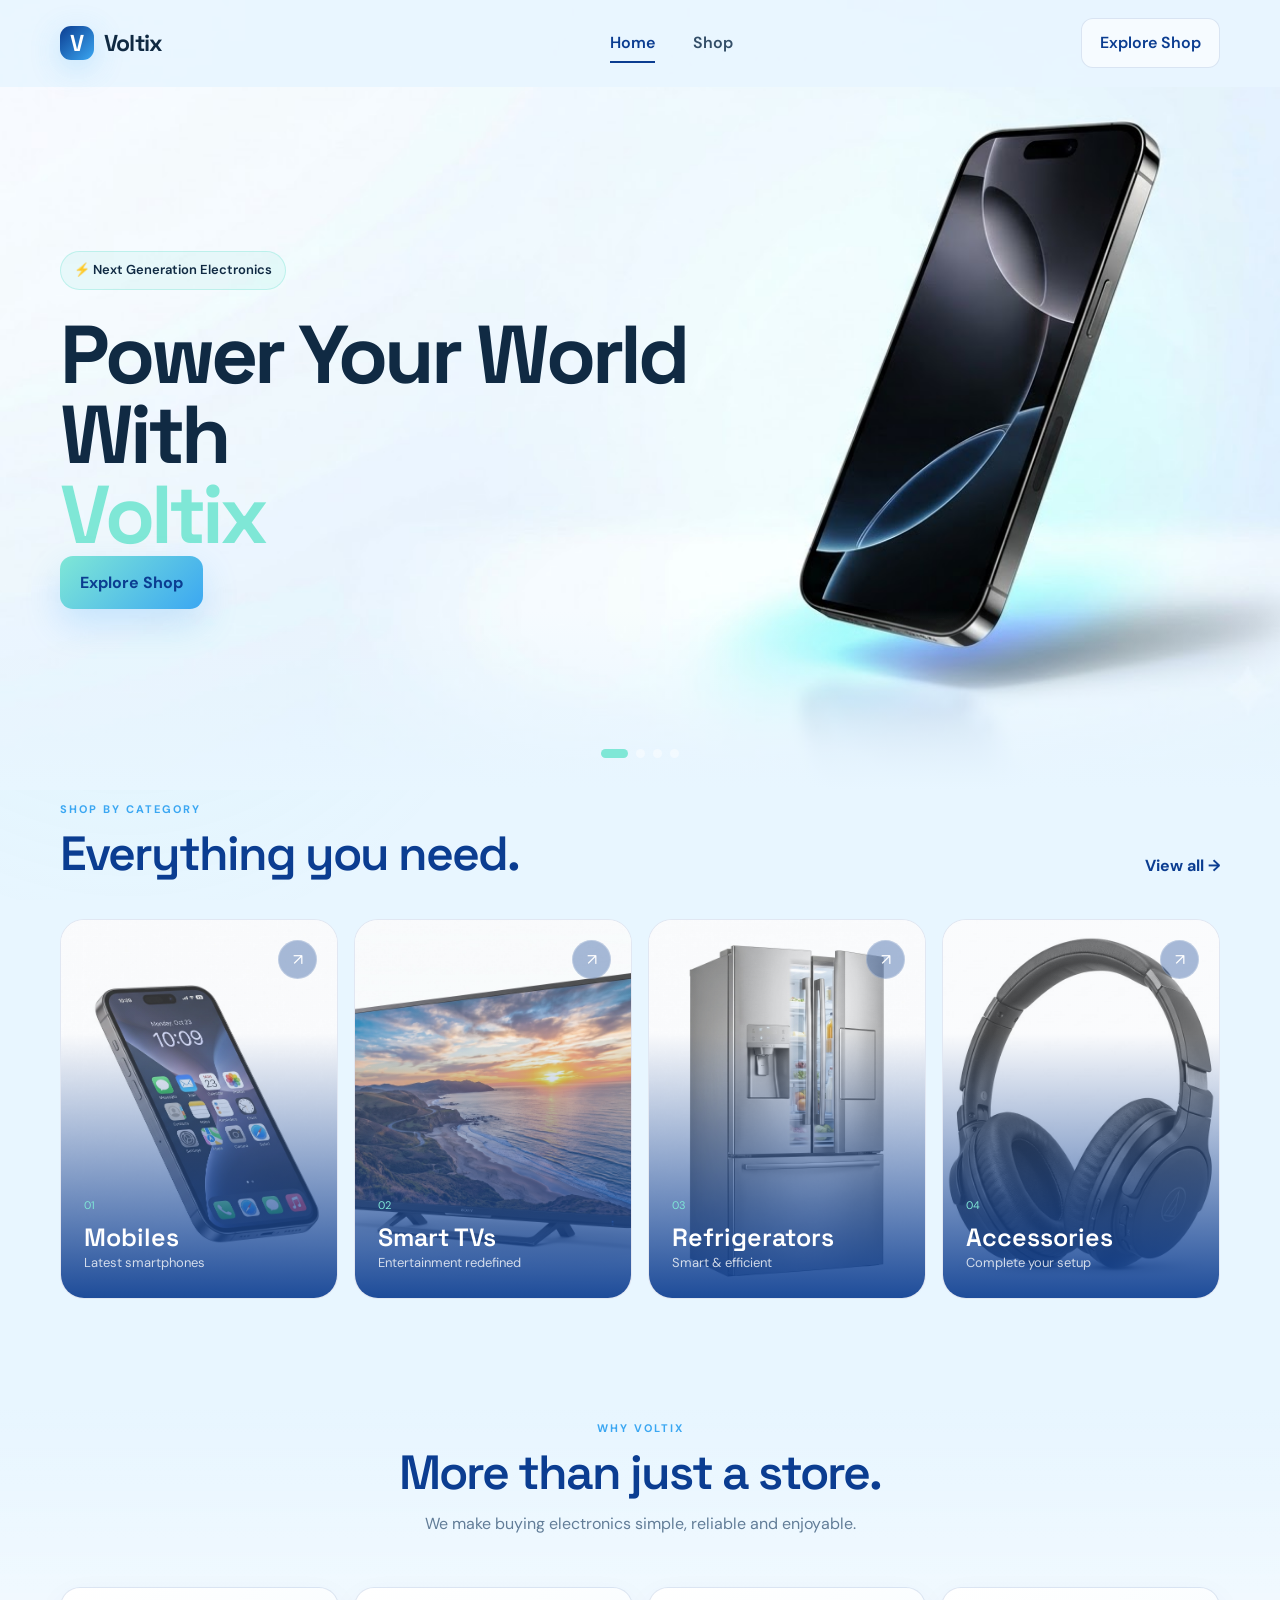
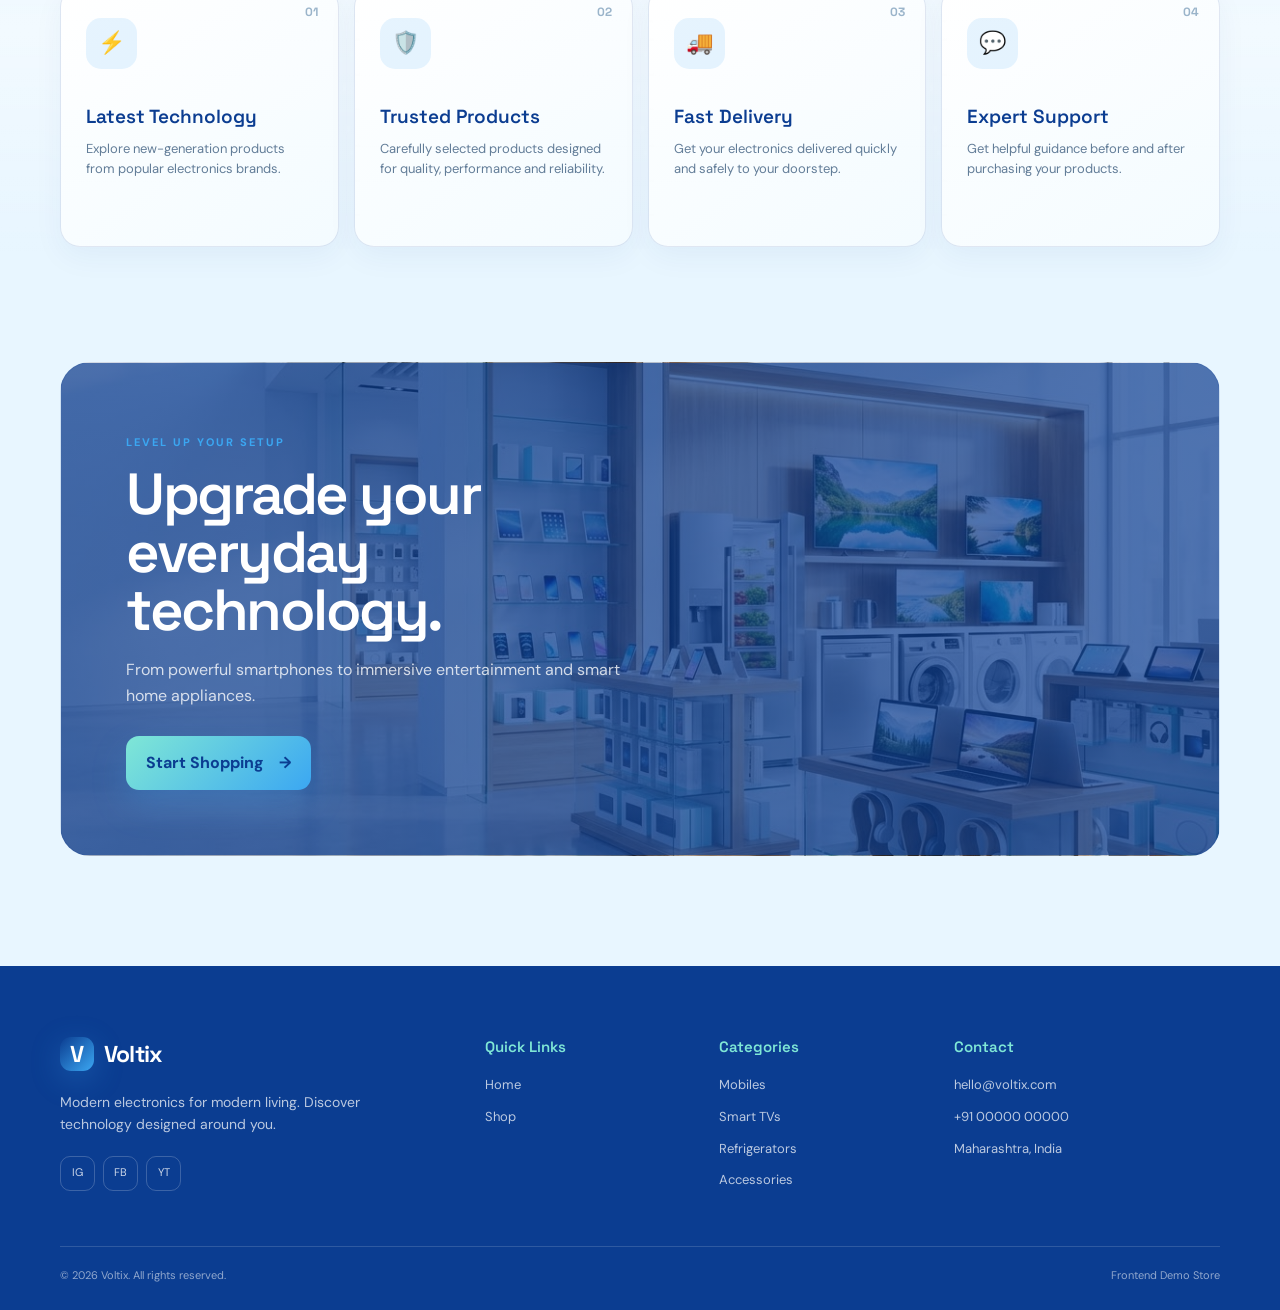
<file: index.html>
<!DOCTYPE html>
<html lang="en">
<head>
<meta charset="UTF-8">
<meta name="viewport" content="width=device-width, initial-scale=1.0">
<meta name="description" content="Voltix modern electronics store frontend.">
<meta name="theme-color" content="#07111f">
<title>Voltix — Electronics Store</title>
<link rel="stylesheet" href="style.css">
</head>
<body>
<header class="header" id="header">
  <div class="container nav-container">
    <a href="index.html" class="logo"><span class="logo-icon">V</span><span>Voltix</span></a>
    <nav class="nav" id="nav">
      <a href="index.html" class="nav-link active">Home</a>
      <a href="shop.html" class="nav-link">Shop</a>
    </nav>
    <div class="nav-actions">
      <a href="shop.html" class="nav-shop-btn">Explore Shop</a>
      <button class="menu-btn" id="menuBtn" type="button" aria-label="Open menu" aria-expanded="false">
        <span></span><span></span><span></span>
      </button>
    </div>
  </div>
</header>

<main>
<!-- =====================================================
     HERO SECTION
     ===================================================== -->

<section class="hero">

    <!-- Hero Background Slider -->
    <div class="hero-bg">

        <div
            class="hero-bg-slide active"
            style="background-image: url('phoneBG.jpg');">
        </div>

        <div
            class="hero-bg-slide"
            style="background-image: url('tvBG.jpg');">
        </div>

        <div
            class="hero-bg-slide"
            style="background-image: url('headphoneBG.jpg');">
        </div>

        <div
            class="hero-bg-slide"
            style="background-image: url('fridgeBG.jpg');">
        </div>

    </div>


    <!-- Dark Overlay -->
    <div class="hero-overlay"></div>


    <!-- Hero Content -->
    <div class="container">

        <div class="hero-content reveal">

            <div class="hero-badge">
                ⚡ Next Generation Electronics
            </div>

            <h1>
                Power Your World
                With <span>Voltix</span>
            </h1>

            <!-- <p>
                Discover the latest smartphones, smart TVs,
                refrigerators, accessories and modern electronics
                at Voltix.
            </p> -->

            <div class="hero-buttons">

                <a href="shop.html" class="btn btn-primary">
                    Explore Shop
                </a>

                <!-- <a href="#services" class="btn btn-secondary">
                    Our Services
                </a> -->

            </div>

        </div>

    </div>


    <!-- Slider Dots -->

    <div class="hero-dots">

        <button
            class="hero-dot active"
            data-slide="0"
            aria-label="Show slide 1">
        </button>

        <button
            class="hero-dot"
            data-slide="1"
            aria-label="Show slide 2">
        </button>

        <button
            class="hero-dot"
            data-slide="2"
            aria-label="Show slide 3">
        </button>

        <button
            class="hero-dot"
            data-slide="3"
            aria-label="Show slide 4">
        </button>

    </div>

</section>

<section class="categories section">
  <div class="container">
    <div class="section-heading reveal">
      <div><span class="eyebrow">SHOP BY CATEGORY</span><h2>Everything you need.</h2></div>
      <a href="shop.html" class="view-all">View all →</a>
    </div>
    <div class="category-grid">
      <a href="shop.html?category=mobile" class="category-card reveal">
        <div class="category-image"><img src="mobilephone.jpg" alt="Mobile phones" loading="lazy"></div>
        <div class="category-content"><span>01</span><h3>Mobiles</h3><p>Latest smartphones</p></div><div class="category-arrow">↗</div>
      </a>
      <a href="shop.html?category=tv" class="category-card reveal">
        <div class="category-image"><img src="television.jpg" alt="Smart TVs" loading="lazy"></div>
        <div class="category-content"><span>02</span><h3>Smart TVs</h3><p>Entertainment redefined</p></div><div class="category-arrow">↗</div>
      </a>
      <a href="shop.html?category=refrigerator" class="category-card reveal">
        <div class="category-image"><img src="fridge.jpg" alt="Refrigerators" loading="lazy"></div>
        <div class="category-content"><span>03</span><h3>Refrigerators</h3><p>Smart & efficient</p></div><div class="category-arrow">↗</div>
      </a>
      <a href="shop.html?category=accessories" class="category-card reveal">
        <div class="category-image"><img src="headphone.jpg" alt="Electronics accessories" loading="lazy"></div>
        <div class="category-content"><span>04</span><h3>Accessories</h3><p>Complete your setup</p></div><div class="category-arrow">↗</div>
      </a>
    </div>
  </div>
</section>

<section class="services section" id="services">
  <div class="container">
    <div class="section-heading center reveal">
      <span class="eyebrow">WHY VOLTIX</span><h2>More than just a store.</h2>
      <p>We make buying electronics simple, reliable and enjoyable.</p>
    </div>
    <div class="services-grid">
      <article class="service-card reveal"><div class="service-number">01</div><div class="service-icon">⚡</div><h3>Latest Technology</h3><p>Explore new-generation products from popular electronics brands.</p></article>
      <article class="service-card reveal"><div class="service-number">02</div><div class="service-icon">🛡️</div><h3>Trusted Products</h3><p>Carefully selected products designed for quality, performance and reliability.</p></article>
      <article class="service-card reveal"><div class="service-number">03</div><div class="service-icon">🚚</div><h3>Fast Delivery</h3><p>Get your electronics delivered quickly and safely to your doorstep.</p></article>
      <article class="service-card reveal"><div class="service-number">04</div><div class="service-icon">💬</div><h3>Expert Support</h3><p>Get helpful guidance before and after purchasing your products.</p></article>
    </div>
  </div>
</section>

<section class="feature section">
  <div class="container">
    <div class="feature-box reveal">
      <div class="feature-content">
        <span class="eyebrow">LEVEL UP YOUR SETUP</span>
        <h2>Upgrade your everyday technology.</h2>
        <p>From powerful smartphones to immersive entertainment and smart home appliances.</p>
        <a href="shop.html" class="btn btn-primary">Start Shopping <span>→</span></a>
      </div>
      <!-- <div class="feature-decoration"><div class="floating-circle circle-one"></div><div class="floating-circle circle-two"></div><div class="floating-device"><span>V</span></div></div> -->
    </div>
  </div>
</section>
</main>

<footer class="footer" id="contact">
  <div class="container">
    <div class="footer-main">
      <div class="footer-brand reveal">
        <a href="index.html" class="logo"><span class="logo-icon">V</span><span>Voltix</span></a>
        <p>Modern electronics for modern living. Discover technology designed around you.</p>
        <div class="socials"><a href="#" aria-label="Instagram">IG</a><a href="#" aria-label="Facebook">FB</a><a href="#" aria-label="YouTube">YT</a></div>
      </div>
      <div class="footer-column reveal"><h4>Quick Links</h4><a href="index.html">Home</a><a href="shop.html">Shop</a></div>
      <div class="footer-column reveal"><h4>Categories</h4><a href="shop.html?category=mobile">Mobiles</a><a href="shop.html?category=tv">Smart TVs</a><a href="shop.html?category=refrigerator">Refrigerators</a><a href="shop.html?category=accessories">Accessories</a></div>
      <div class="footer-column contact-column reveal"><h4>Contact</h4><a href="mailto:hello@voltix.com">hello@voltix.com</a><a href="tel:+910000000000">+91 00000 00000</a><p>Maharashtra, India</p></div>
    </div>
    <div class="footer-bottom"><span>© 2026 Voltix. All rights reserved.</span><span>Frontend Demo Store</span></div>
  </div>
</footer>
<script src="script.js" defer></script>
</body>
</html>
</file>
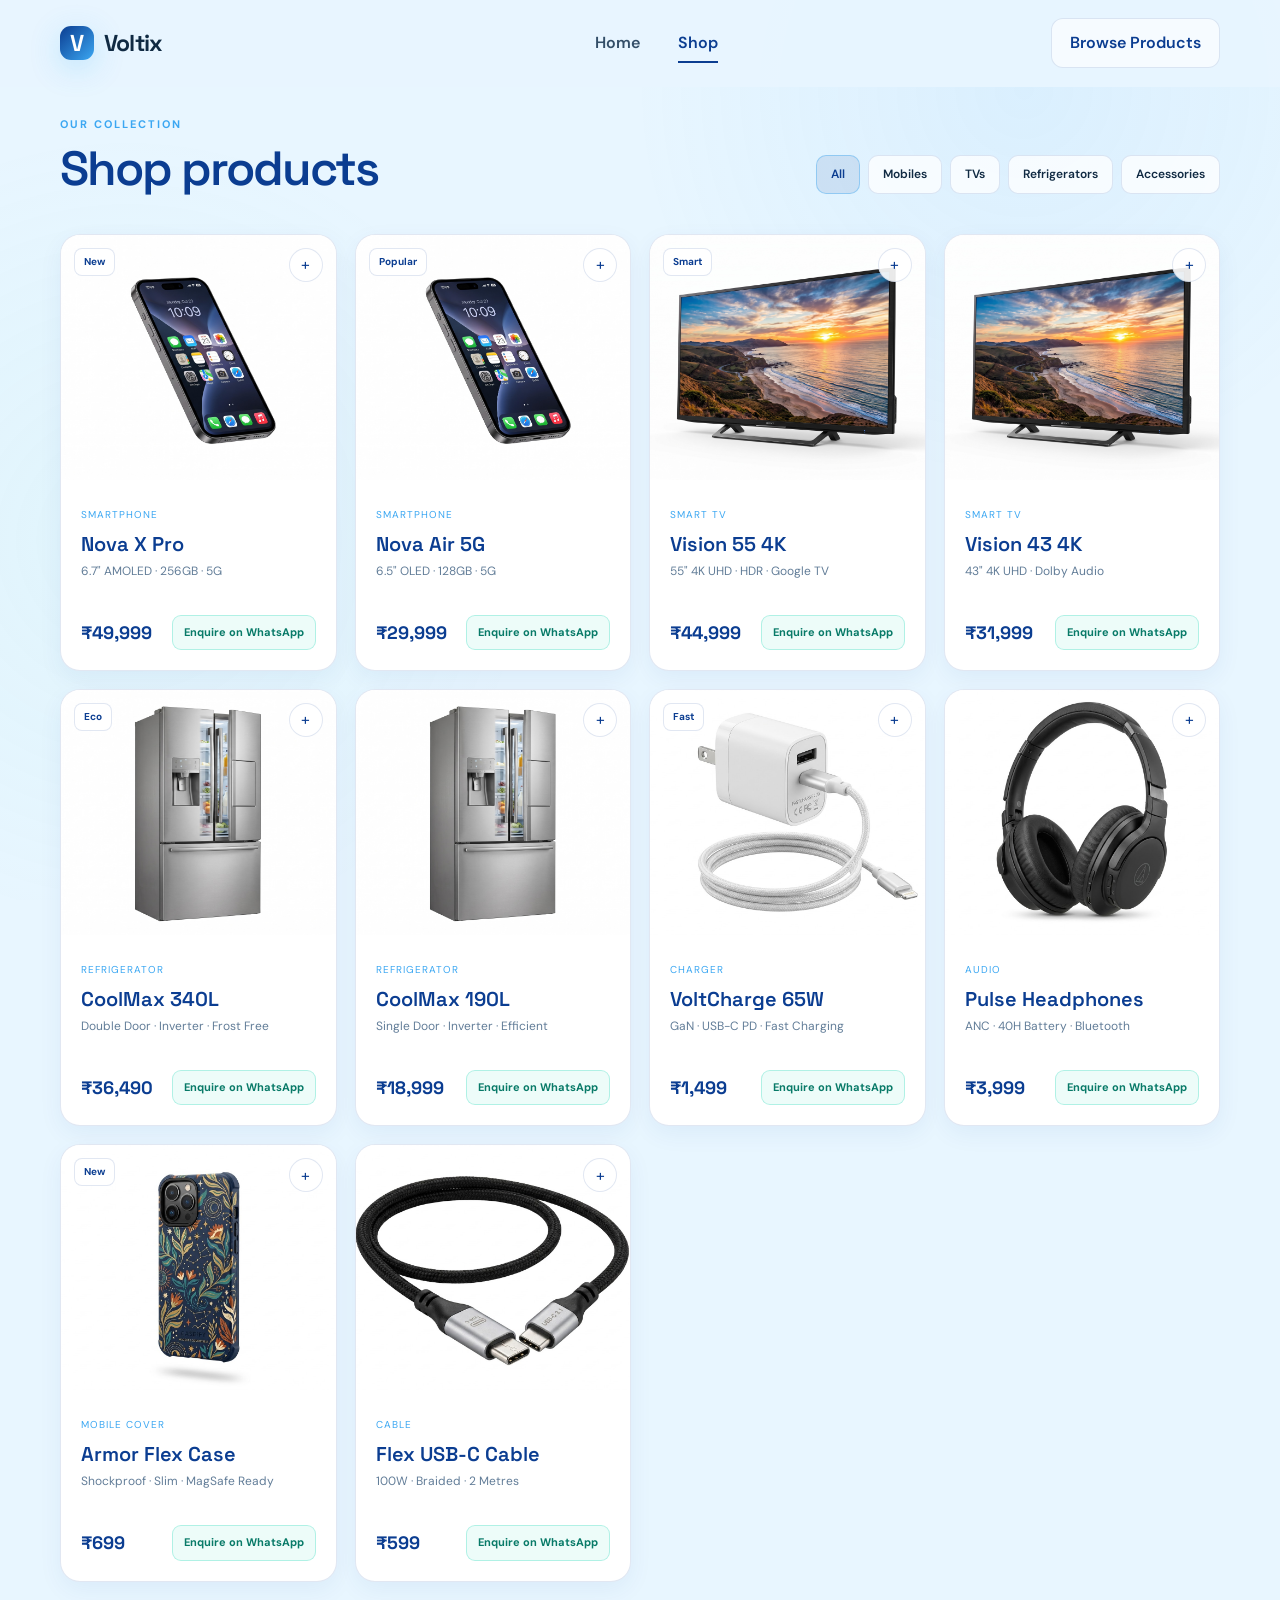
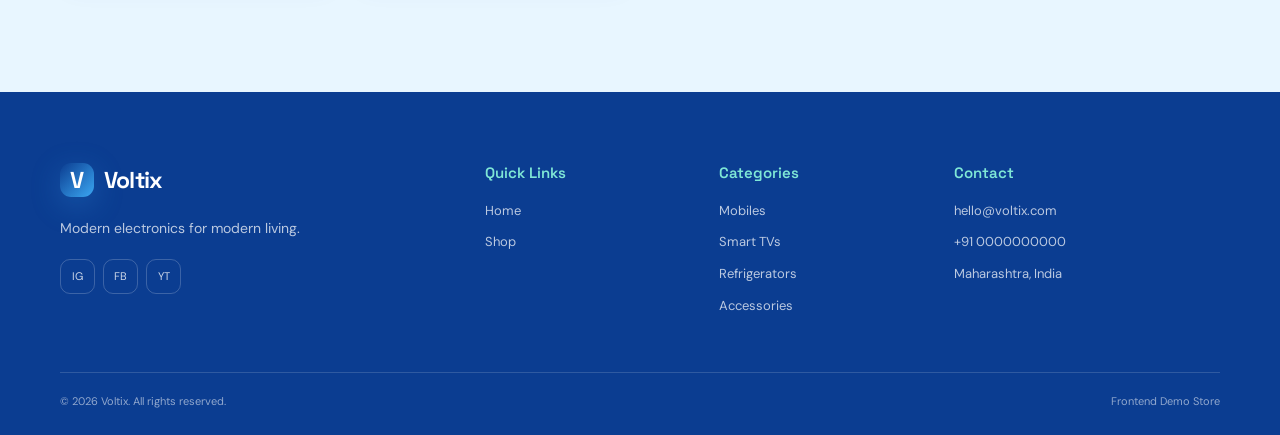
<file: shop.html>
<!DOCTYPE html>
<html lang="en">
<head>
<meta charset="UTF-8">
<meta name="viewport" content="width=device-width, initial-scale=1.0">
<meta name="description" content="Shop mobiles, TVs, refrigerators, chargers, headphones and mobile covers at Voltix.">
<meta name="theme-color" content="#07111f">
<title>Shop — Voltix Electronics</title>
<link rel="stylesheet" href="style.css">
</head>
<body class="shop-page">
<header class="header" id="header">
  <div class="container nav-container">
    <a href="index.html" class="logo"><span class="logo-icon">V</span><span>Voltix</span></a>
    <nav class="nav" id="nav"><a href="index.html" class="nav-link">Home</a><a href="shop.html" class="nav-link active">Shop</a></nav>
    <div class="nav-actions"><a href="#products" class="nav-shop-btn">Browse Products</a>
      <button class="menu-btn" id="menuBtn" type="button" aria-label="Open menu" aria-expanded="false"><span></span><span></span><span></span></button>
    </div>
  </div>
</header>

<main>
<!-- <section class="shop-hero">
  <div class="container"><div class="shop-hero-content reveal"><span class="eyebrow">VOLTIX STORE</span><h1>Find your next <span>favorite device.</span></h1><p>Explore our collection of modern electronics and everyday accessories.</p></div></div>
</section> -->

<section class="products-section section" id="products">
<div class="container">
  <div class="shop-toolbar reveal">
    <div><span class="eyebrow">OUR COLLECTION</span><h2>Shop products</h2></div>
    <div class="filter-buttons">
      <button class="filter-btn active" data-filter="all" type="button">All</button>
      <button class="filter-btn" data-filter="mobile" type="button">Mobiles</button>
      <button class="filter-btn" data-filter="tv" type="button">TVs</button>
      <button class="filter-btn" data-filter="refrigerator" type="button">Refrigerators</button>
      <button class="filter-btn" data-filter="accessories" type="button">Accessories</button>
    </div>
  </div>

  <div class="product-grid">
    <article class="product-card reveal" data-category="mobile"><div class="product-image"><span class="product-tag">New</span><img src="mobilephone.jpg" alt="Nova X Pro smartphone" loading="lazy"><button class="quick-btn" type="button" aria-label="Quick view">+</button></div><div class="product-info"><span class="product-category">Smartphone</span><h3>Nova X Pro</h3><p>6.7" AMOLED · 256GB · 5G</p><div class="product-bottom"><strong>₹49,999</strong><a class="enquiry-btn" href="#" data-enquiry="true">Enquire on WhatsApp</a></div></div></article>
    <article class="product-card reveal" data-category="mobile"><div class="product-image"><span class="product-tag">Popular</span><img src="mobilephone.jpg" alt="Nova Air smartphone" loading="lazy"><button class="quick-btn" type="button" aria-label="Quick view">+</button></div><div class="product-info"><span class="product-category">Smartphone</span><h3>Nova Air 5G</h3><p>6.5" OLED · 128GB · 5G</p><div class="product-bottom"><strong>₹29,999</strong><a class="enquiry-btn" href="#" data-enquiry="true">Enquire on WhatsApp</a></div></div></article>
    <article class="product-card reveal" data-category="tv"><div class="product-image"><span class="product-tag">Smart</span><img src="television.jpg" alt="Vision 55 inch smart TV" loading="lazy"><button class="quick-btn" type="button" aria-label="Quick view">+</button></div><div class="product-info"><span class="product-category">Smart TV</span><h3>Vision 55 4K</h3><p>55" 4K UHD · HDR · Google TV</p><div class="product-bottom"><strong>₹44,999</strong><a class="enquiry-btn" href="#" data-enquiry="true">Enquire on WhatsApp</a></div></div></article>
    <article class="product-card reveal" data-category="tv"><div class="product-image"><img src="television.jpg" alt="Vision 43 inch smart TV" loading="lazy"><button class="quick-btn" type="button" aria-label="Quick view">+</button></div><div class="product-info"><span class="product-category">Smart TV</span><h3>Vision 43 4K</h3><p>43" 4K UHD · Dolby Audio</p><div class="product-bottom"><strong>₹31,999</strong><a class="enquiry-btn" href="#" data-enquiry="true">Enquire on WhatsApp</a></div></div></article>
    <article class="product-card reveal" data-category="refrigerator"><div class="product-image"><span class="product-tag">Eco</span><img src="fridge.jpg" alt="CoolMax double door refrigerator" loading="lazy"><button class="quick-btn" type="button" aria-label="Quick view">+</button></div><div class="product-info"><span class="product-category">Refrigerator</span><h3>CoolMax 340L</h3><p>Double Door · Inverter · Frost Free</p><div class="product-bottom"><strong>₹36,490</strong><a class="enquiry-btn" href="#" data-enquiry="true">Enquire on WhatsApp</a></div></div></article>
    <article class="product-card reveal" data-category="refrigerator"><div class="product-image"><img src="fridge.jpg" alt="CoolMax single door refrigerator" loading="lazy"><button class="quick-btn" type="button" aria-label="Quick view">+</button></div><div class="product-info"><span class="product-category">Refrigerator</span><h3>CoolMax 190L</h3><p>Single Door · Inverter · Efficient</p><div class="product-bottom"><strong>₹18,999</strong><a class="enquiry-btn" href="#" data-enquiry="true">Enquire on WhatsApp</a></div></div></article>
    <article class="product-card reveal" data-category="accessories"><div class="product-image"><span class="product-tag">Fast</span><img src="chargers.jpg" alt="65W fast charger" loading="lazy"><button class="quick-btn" type="button" aria-label="Quick view">+</button></div><div class="product-info"><span class="product-category">Charger</span><h3>VoltCharge 65W</h3><p>GaN · USB-C PD · Fast Charging</p><div class="product-bottom"><strong>₹1,499</strong><a class="enquiry-btn" href="#" data-enquiry="true">Enquire on WhatsApp</a></div></div></article>
    <article class="product-card reveal" data-category="accessories"><div class="product-image"><img src="headphone.jpg" alt="Wireless headphones" loading="lazy"><button class="quick-btn" type="button" aria-label="Quick view">+</button></div><div class="product-info"><span class="product-category">Audio</span><h3>Pulse Headphones</h3><p>ANC · 40H Battery · Bluetooth</p><div class="product-bottom"><strong>₹3,999</strong><a class="enquiry-btn" href="#" data-enquiry="true">Enquire on WhatsApp</a></div></div></article>
    <article class="product-card reveal" data-category="accessories"><div class="product-image"><span class="product-tag">New</span><img src="cover.jpg" alt="Premium mobile covers" loading="lazy"><button class="quick-btn" type="button" aria-label="Quick view">+</button></div><div class="product-info"><span class="product-category">Mobile Cover</span><h3>Armor Flex Case</h3><p>Shockproof · Slim · MagSafe Ready</p><div class="product-bottom"><strong>₹699</strong><a class="enquiry-btn" href="#" data-enquiry="true">Enquire on WhatsApp</a></div></div></article>
    <article class="product-card reveal" data-category="accessories"><div class="product-image"><img src="typeC.jpg" alt="USB-C charging cable" loading="lazy"><button class="quick-btn" type="button" aria-label="Quick view">+</button></div><div class="product-info"><span class="product-category">Cable</span><h3>Flex USB-C Cable</h3><p>100W · Braided · 2 Metres</p><div class="product-bottom"><strong>₹599</strong><a class="enquiry-btn" href="#" data-enquiry="true">Enquire on WhatsApp</a></div></div></article>
  </div>
  <div class="empty-state" id="emptyState" hidden>No products found in this category.</div>
</div>
</section>
</main>

<footer class="footer">
<div class="container">
  <div class="footer-main">
    <div class="footer-brand"><a href="index.html" class="logo"><span class="logo-icon">V</span><span>Voltix</span></a><p>Modern electronics for modern living.</p><div class="socials"><a href="#" aria-label="Instagram">IG</a><a href="#" aria-label="Facebook">FB</a><a href="#" aria-label="YouTube">YT</a></div></div>
    <div class="footer-column"><h4>Quick Links</h4><a href="index.html">Home</a><a href="shop.html">Shop</a></div>
    <div class="footer-column"><h4>Categories</h4><a href="shop.html?category=mobile">Mobiles</a><a href="shop.html?category=tv">Smart TVs</a><a href="shop.html?category=refrigerator">Refrigerators</a><a href="shop.html?category=accessories">Accessories</a></div>
    <div class="footer-column contact-column"><h4>Contact</h4><a href="mailto:hello@voltix.com">hello@voltix.com</a><a href="tel:+910000000000">+91 0000000000</a><p>Maharashtra, India</p></div>
  </div>
  <div class="footer-bottom"><span>© 2026 Voltix. All rights reserved.</span><span>Frontend Demo Store</span></div>
</div>
</footer>
<script src="script.js" defer></script>
</body>
</html>
</file>
<file: style.css>
@import url('https://fonts.googleapis.com/css2?family=DM+Sans:wght@400;500;600;700&family=Space+Grotesk:wght@400;500;600;700&display=swap');


/* =========================================================
   ROOT VARIABLES
========================================================= */

:root {
    --bg: #e8f6ff;
    --bg2: #dff2ff;

    --card: #ffffff;
    --card2: #f4fbff;

    --text: #102a43;
    --muted: #627d98;

    --line: rgba(11, 61, 145, 0.12);

    --primary: #0b3d91;
    --secondary: #3ba7f2;
    --green: #7fe7d6;

    --shadow: 0 24px 70px rgba(11, 61, 145, 0.14);

    --radius: 24px;
}


/* =========================================================
   GLOBAL RESET
========================================================= */

* {
    box-sizing: border-box;
    margin: 0;
    padding: 0;
}

html {
    scroll-behavior: smooth;
}

body {
    font-family: "DM Sans", sans-serif;
    background: var(--bg);
    color: var(--text);
    line-height: 1.6;
    overflow-x: hidden;
}

body::before {
    content: "";

    position: fixed;
    inset: 0;

    pointer-events: none;

    background:
        radial-gradient(
            circle at 80% 10%,
            rgba(59, 167, 242, 0.08),
            transparent 30%
        ),
        radial-gradient(
            circle at 10% 60%,
            rgba(127, 231, 214, 0.08),
            transparent 32%
        );

    z-index: -1;
}

img {
    display: block;
    width: 100%;
    height: 100%;
    object-fit: cover;
}

a {
    text-decoration: none;
    color: inherit;
}

button {
    font: inherit;
}


/* =========================================================
   CONTAINER & SECTION
========================================================= */

.container {
    width: min(1160px, calc(100% - 40px));
    margin: auto;
}

.section {
    padding: 110px 0;
}


/* =========================================================
   HEADER
========================================================= */

.header {
    position: fixed;
    top: 0;
    left: 0;

    width: 100%;

    z-index: 1000;

    padding: 18px 0;

    border-bottom: 1px solid transparent;

    transition: 0.3s;
    background: rgba(232, 246, 255, 0.90);
}

.header.scrolled {
    background: rgba(232, 246, 255, 0.90);

    backdrop-filter: blur(18px);

    border-color: var(--line);
}

.nav-container {
    display: flex;
    align-items: center;
    justify-content: space-between;
}


/* =========================================================
   LOGO
========================================================= */

.logo {
    display: flex;
    align-items: center;

    gap: 10px;

    font: 700 23px "Space Grotesk";

    letter-spacing: -0.8px;
}

.logo-icon {
    display: grid;
    place-items: center;

    width: 34px;
    height: 34px;

    border-radius: 11px;

    background:
        linear-gradient(
            135deg,
            var(--primary),
            var(--secondary)
        );

    box-shadow: 0 8px 30px rgba(59, 167, 242, 0.25);

    color: #ffffff;
}


/* =========================================================
   NAVIGATION
========================================================= */

.nav {
    display: flex;

    gap: 38px;

    margin-left: 100px;
}

.nav-link {
    position: relative;

    color: #334e68;

    font-weight: 600;

    padding: 7px 0;
}

.nav-link::after {
    content: "";

    position: absolute;

    left: 0;
    bottom: 0;

    width: 0;
    height: 2px;

    background: var(--primary);

    transition: 0.25s;
}

.nav-link:hover,
.nav-link.active {
    color: var(--primary);
}

.nav-link:hover::after,
.nav-link.active::after {
    width: 100%;
}


/* =========================================================
   NAV ACTIONS
========================================================= */

.nav-actions {
    display: flex;
    align-items: center;

    gap: 16px;
}

.nav-shop-btn {
    padding: 11px 18px;

    border: 1px solid var(--line);

    border-radius: 12px;

    background: rgba(255, 255, 255, 0.60);

    color: var(--primary);

    font-weight: 600;

    transition: 0.25s;
}

.nav-shop-btn:hover {
    background: rgba(59, 167, 242, 0.10);

    border-color: rgba(59, 167, 242, 0.35);
}


/* =========================================================
   MOBILE MENU BUTTON
========================================================= */

.menu-btn {
    display: none;

    border: 0;

    background: none;

    width: 38px;

    cursor: pointer;
}

.menu-btn span {
    display: block;

    height: 2px;

    background: var(--primary);

    margin: 6px 0;

    border-radius: 5px;
}


/* =========================================================
   HERO
========================================================= */

.hero {
    min-height: 790px;

    position: relative;

    display: flex;
    align-items: center;

    overflow: hidden;

    background: var(--primary);
}


/* =========================================================
   HERO BACKGROUND SLIDER
========================================================= */

.hero-bg {
    position: absolute;

    inset: 0;

    z-index: 0;

    overflow: hidden;
}

.hero-bg-slide {
    position: absolute;

    inset: 0;

    background-position: center;
    background-size: cover;
    background-repeat: no-repeat;

    opacity: 0;

    transform: scale(1.05);

    transition:
        opacity 1.2s ease-in-out,
        transform 5s ease;
}

.hero-bg-slide.active {
    opacity: 1;

    transform: scale(1);
}


/* Blue overlay */

.hero-bg-overlay {
    position: absolute;

    inset: 0;

    z-index: 1;

    background:
        linear-gradient(
            90deg,
            rgba(11, 61, 145, 0.94) 0%,
            rgba(11, 61, 145, 0.78) 45%,
            rgba(11, 61, 145, 0.40) 72%,
            rgba(11, 61, 145, 0.18) 100%
        );
}


/* Bottom fade */

.hero::after {
    content: "";

    position: absolute;

    inset: auto 0 0;

    height: 180px;

    background:
        linear-gradient(
            transparent,
            var(--bg)
        );

    pointer-events: none;

    z-index: 2;
}

.hero-content {
    position: relative;

    z-index: 3;

    padding-top: 70px;
}

.hero-text {
    max-width: 690px;
}

.hero-badge {
    display: inline-flex;

    align-items: center;

    gap: 9px;

    border: 1px solid rgba(127, 231, 214, 0.40);

    background: rgba(127, 231, 214, 0.12);

    padding: 8px 13px;

    border-radius: 99px;

    color: #102a43;

    font-size: 13px;

    font-weight: 600;

    margin-bottom: 25px;
}

.badge-dot {
    width: 7px;
    height: 7px;

    border-radius: 50%;

    background: var(--green);

    box-shadow: 0 0 15px var(--green);
}

.hero h1,
.shop-hero h1 {
    font:
        700
        clamp(48px, 7vw, 82px)
        / 0.98
        "Space Grotesk";

    letter-spacing: -4px;

    max-width: 760px;
}

.hero h1 span,
.shop-hero h1 span {
    display: block;

    background:
        linear-gradient(
            90deg,
            #ffffff,
            var(--green)
        );

    -webkit-background-clip: text;

    background-clip: text;

    color: #7fe7d6 ;
}

.hero p {
    font-size: 18px;

    color: #102a43;

    max-width: 600px;

    margin: 27px 0 32px;
}


/* =========================================================
   HERO BUTTONS
========================================================= */

.hero-buttons {
    display: flex;

    gap: 13px;

    flex-wrap: wrap;
}

.btn {
    display: inline-flex;

    align-items: center;

    justify-content: center;

    gap: 15px;

    padding: 14px 20px;

    border-radius: 13px;

    font-weight: 700;

    transition: 0.25s;
}

.btn-primary {
    background:
        linear-gradient(
            135deg,
            var(--green),
            var(--secondary)
        );

    color: var(--primary);

    box-shadow:
        0 15px 35px
        rgba(59, 167, 242, 0.22);
}

.btn-primary:hover {
    transform: translateY(-3px);

    box-shadow:
        0 20px 40px
        rgba(59, 167, 242, 0.30);
}

.btn-secondary {
    border: 1px solid rgba(255, 255, 255, 0.30);

    background: rgba(255, 255, 255, 0.10);

    color: #ffffff;
}

.btn-secondary:hover {
    background: rgba(255, 255, 255, 0.18);

    transform: translateY(-3px);
}


/* =========================================================
   HERO STATS
========================================================= */

.hero-stats {
    display: flex;

    gap: 42px;

    margin-top: 58px;
}

.stat {
    display: flex;

    flex-direction: column;
}

.stat strong {
    font: 700 24px "Space Grotesk";

    color: #ffffff;
}

.stat span {
    font-size: 12px;

    color: rgba(255, 255, 255, 0.70);
}

.hero-scroll {
    position: absolute;

    bottom: 30px;

    right: 45px;

    z-index: 4;

    color: rgba(255, 255, 255, 0.70);

    font-size: 11px;

    letter-spacing: 1px;

    text-transform: uppercase;

    display: flex;

    align-items: center;

    gap: 10px;
}

.hero-scroll span {
    width: 34px;

    height: 1px;

    background: rgba(255, 255, 255, 0.55);
}


/* =========================================================
   HERO SLIDER DOTS
========================================================= */

.hero-dots {
    position: absolute;

    z-index: 5;

    bottom: 32px;

    left: 50%;

    transform: translateX(-50%);

    display: flex;

    align-items: center;

    gap: 8px;
}

.hero-dot {
    width: 9px;

    height: 9px;

    padding: 0;

    border: 0;

    border-radius: 50%;

    background: rgba(255, 255, 255, 0.45);

    cursor: pointer;

    transition: 0.3s;
}

.hero-dot.active {
    width: 27px;

    border-radius: 20px;

    background: var(--green);
}


/* =========================================================
   SECTION HEADINGS
========================================================= */

.section-heading {
    display: flex;

    align-items: end;

    justify-content: space-between;

    gap: 30px;

    margin-bottom: 40px;
}

.section-heading.center {
    display: block;

    text-align: center;

    max-width: 650px;

    margin: 0 auto 50px;
}

.eyebrow {
    font-size: 11px;

    letter-spacing: 2px;

    color: var(--secondary);

    font-weight: 700;
}

.section-heading h2,
.shop-toolbar h2 {
    font:
        600
        clamp(32px, 4vw, 48px)
        / 1.05
        "Space Grotesk";

    letter-spacing: -2px;

    margin-top: 8px;

    color: var(--primary);
}

.section-heading p {
    color: var(--muted);

    margin-top: 13px;
}

.view-all {
    color: var(--primary);

    font-weight: 700;
}


/* =========================================================
   CATEGORY SECTION
========================================================= */

.category-grid {
    display: grid;

    grid-template-columns:
        repeat(4, 1fr);

    gap: 16px;
}

.categories.section{
    padding-top: 5px;
}

.category-card {
    position: relative;

    min-height: 380px;

    border: 1px solid var(--line);

    border-radius: var(--radius);

    overflow: hidden;

    background: var(--card);

    transition: 0.4s;
}

.category-card:hover {
    transform: translateY(-8px);

    border-color:
        rgba(59, 167, 242, 0.35);

    box-shadow: var(--shadow);
}

.category-image {
    position: absolute;

    inset: 0;

    opacity: 0.80;

    transition: 0.5s;
}

.category-card:hover .category-image {
    transform: scale(1.06);

    opacity: 0.95;
}

.category-card::after {
    content: "";

    position: absolute;

    inset: 0;

    background:
        linear-gradient(
            0deg,
            rgba(11, 61, 145, 0.92),
            rgba(11, 61, 145, 0.02) 70%
        );
}

.category-content {
    position: absolute;

    bottom: 24px;

    left: 23px;

    z-index: 2;
}

.category-content span {
    color: var(--green);

    font-size: 11px;
}

.category-content h3 {
    font:
        600 25px
        "Space Grotesk";

    margin-top: 5px;

    color: #ffffff;
}

.category-content p {
    color: rgba(255, 255, 255, 0.78);

    font-size: 13px;
}

.category-arrow {
    position: absolute;

    top: 20px;

    right: 20px;

    z-index: 2;

    width: 39px;
    height: 39px;

    display: grid;

    place-items: center;

    border: 1px solid rgba(255, 255, 255, 0.25);

    border-radius: 50%;

    background: rgba(11, 61, 145, 0.35);

    color: #ffffff;

    transition: 0.3s;
}

.category-card:hover .category-arrow {
    background: var(--green);

    color: var(--primary);

    transform: rotate(45deg);
}


/* =========================================================
   SERVICES
========================================================= */

.services {
    background:
        linear-gradient(
            180deg,
            transparent,
            rgba(255, 255, 255, 0.45),
            transparent
        );

        
}

.services-grid {
    display: grid;

    grid-template-columns:
        repeat(4, 1fr);

    gap: 15px;
}

.services.section {
    padding-bottom: 5px;
    padding-top: 5px;
}

.service-card {
    position: relative;

    padding: 30px 25px;

    min-height: 260px;

    border: 1px solid var(--line);

    border-radius: 20px;

    background:
        linear-gradient(
            145deg,
            rgba(255, 255, 255, 0.95),
            rgba(244, 251, 255, 0.95)
        );

    overflow: hidden;

    transition: 0.3s;

    box-shadow: 0 10px 30px rgba(11, 61, 145, 0.05);
}

.service-card:hover {
    transform: translateY(-7px);

    border-color:
        rgba(59, 167, 242, 0.30);

    box-shadow: var(--shadow);
}

.service-number {
    position: absolute;

    right: 20px;
    top: 16px;

    color: #9ab4ca;

    font:
        700 12px
        "Space Grotesk";
}

.service-icon {
    width: 51px;
    height: 51px;

    display: grid;

    place-items: center;

    border-radius: 15px;

    background:
        rgba(59, 167, 242, 0.12);

    color: var(--primary);

    font-size: 22px;

    margin-bottom: 35px;
}

.service-card h3 {
    font:
        600 19px
        "Space Grotesk";

    margin-bottom: 10px;

    color: var(--primary);
}

.service-card p {
    font-size: 13px;

    color: var(--muted);
}


/* =========================================================
   FEATURE BOX
========================================================= */

.feature-box {
    position: relative;

    min-height: 410px;

    border: 1px solid var(--line);

    border-radius: 30px;

    overflow: hidden;

    padding: 65px;

   background-image: 
        linear-gradient(
            rgba(11, 61, 145, 0.72),
            rgba(11, 61, 145, 0.72)
        ),
        url("HeroBG.jpg");
        

        background-size: cover;
    background-position: center;
    background-repeat: no-repeat;
    overflow: hidden;

    display: flex;

    align-items: center;
}

.feature-content {
    max-width: 530px;

    position: relative;

    z-index: 2;
}

.features.section {
    padding-top: 5px;
}

.feature-content h2 {
    font:
        600
        clamp(36px, 5vw, 58px)
        / 1
        "Space Grotesk";

    letter-spacing: -2.5px;

    margin: 12px 0 18px;

    color: #ffffff;
}

.feature-content p {
    color: rgba(255, 255, 255, 0.78);

    margin-bottom: 28px;
}

.feature-decoration {
    position: absolute;

    right: 5%;

    width: 330px;
    height: 330px;
}

.floating-circle {
    position: absolute;

    border-radius: 50%;

    border:
        1px solid
        rgba(127, 231, 214, 0.30);
}

.circle-one {
    inset: 0;
}

.circle-two {
    inset: 45px;

    border-color:
        rgba(59, 167, 242, 0.35);
}

.floating-device {
    position: absolute;

    left: 95px;
    top: 65px;

    width: 145px;
    height: 205px;

    border-radius: 27px;

    background:
        linear-gradient(
            145deg,
            #dff2ff,
            #ffffff
        );

    border: 6px solid #c5e3f7;

    box-shadow:
        0 30px 60px
        rgba(0, 35, 90, 0.25);

    display: grid;

    place-items: center;

    transform: rotate(12deg);

    animation:
        float
        4s
        ease-in-out
        infinite;
}

.floating-device::before {
    content: "";

    position: absolute;

    inset: 10px;

    border-radius: 20px;

    background:
        linear-gradient(
            145deg,
            var(--primary),
            var(--secondary)
        );

    opacity: 0.15;
}

.floating-device span {
    font:
        700 60px
        "Space Grotesk";

    color: var(--primary);

    z-index: 1;
}

@keyframes float {
    50% {
        transform:
            rotate(12deg)
            translateY(-12px);
    }
}


/* =========================================================
   FOOTER
========================================================= */

.footer {
    border-top: 1px solid var(--line);

    padding: 70px 0 25px;

    background: var(--primary);

    color: #ffffff;
}

.footer-main {
    display: grid;

    grid-template-columns:
        2fr 1fr 1fr 1.4fr;

    gap: 45px;

    padding-bottom: 55px;
}

.footer-brand p {
    max-width: 310px;

    color: rgba(255, 255, 255, 0.72);

    font-size: 14px;

    margin: 20px 0;
}

.socials {
    display: flex;

    gap: 8px;
}

.socials a {
    width: 35px;
    height: 35px;

    border: 1px solid rgba(255, 255, 255, 0.20);

    display: grid;

    place-items: center;

    border-radius: 10px;

    font-size: 11px;

    color: rgba(255, 255, 255, 0.80);
}

.socials a:hover {
    color: var(--green);

    border-color: var(--green);
}

.footer-column {
    display: flex;

    flex-direction: column;

    gap: 11px;
}

.footer-column h4 {
    font:
        600 15px
        "Space Grotesk";

    margin-bottom: 8px;

    color: var(--green);
}

.footer-column a,
.footer-column p {
    font-size: 13px;

    color: rgba(255, 255, 255, 0.72);
}

.footer-column a:hover {
    color: var(--green);
}

.footer-bottom {
    padding-top: 20px;

    border-top: 1px solid rgba(255, 255, 255, 0.15);

    display: flex;

    justify-content: space-between;

    color: rgba(255, 255, 255, 0.55);

    font-size: 11px;
}


/* =========================================================
   SHOP HERO
========================================================= */

.shop-hero {
    padding: 190px 0 100px;

    background:
        radial-gradient(
            circle at 75% 40%,
            rgba(59, 167, 242, 0.14),
            transparent 35%
        ),
        linear-gradient(
            180deg,
            #dff2ff,
            var(--bg)
        );
}

.shop-hero-content {
    max-width: 760px;
}

.shop-hero h1 {
    font-size:
        clamp(45px, 6vw, 72px);

    margin-top: 14px;

    color: var(--primary);
}

.shop-hero p {
    color: var(--muted);

    max-width: 560px;

    margin-top: 20px;

    font-size: 17px;
}


/* =========================================================
   SHOP TOOLBAR
========================================================= */

.shop-toolbar {
    display: flex;

    justify-content: space-between;

    align-items: end;

    gap: 30px;

    margin-bottom: 40px;
}

.filter-buttons {
    display: flex;

    gap: 8px;

    flex-wrap: wrap;

    justify-content: flex-end;
}

.filter-btn {
    border: 1px solid var(--line);

    background:
        rgba(255, 255, 255, 0.75);

    color: var(--text);

    padding: 9px 14px;

    border-radius: 10px;

    cursor: pointer;

    transition: 0.2s;

    font-size: 12px;

    font-weight: 600;
}

.filter-btn:hover,
.filter-btn.active {
    background:
        rgba(11, 61, 145, 0.10);

    border-color:
        rgba(59, 167, 242, 0.40);

    color: var(--primary);
}


/* =========================================================
   PRODUCT GRID
========================================================= */

.product-grid {
    display: grid;

    grid-template-columns:
        repeat(4, 1fr);

    gap: 18px;
}


/* =========================================================
   PRODUCT CARD
========================================================= */

.product-card {
    border: 1px solid var(--line);

    background: var(--card);

    border-radius: 20px;

    overflow: hidden;

    transition: 0.35s;

    box-shadow: 0 8px 25px rgba(11, 61, 145, 0.06);
}

.product-card:hover {
    transform: translateY(-7px);

    border-color:
        rgba(59, 167, 242, 0.30);

    box-shadow: var(--shadow);
}


/* =========================================================
   PRODUCT IMAGE
========================================================= */

.product-image {
    height: 245px;

    position: relative;

    background: #dff2ff;

    overflow: hidden;
}

.product-image img {
    transition: 0.45s;
}

.product-card:hover
.product-image img {
    transform: scale(1.05);
}


/* =========================================================
   PRODUCT TAG
========================================================= */

.product-tag {
    position: absolute;

    z-index: 2;

    top: 13px;
    left: 13px;

    padding: 5px 9px;

    border-radius: 8px;

    background:
        rgba(255, 255, 255, 0.92);

    border: 1px solid var(--line);

    color: var(--primary);

    font-size: 10px;

    font-weight: 700;
}


/* =========================================================
   QUICK BUTTON
========================================================= */

.quick-btn {
    position: absolute;

    right: 13px;
    top: 13px;

    z-index: 2;

    width: 34px;
    height: 34px;

    border: 1px solid var(--line);

    border-radius: 50%;

    background:
        rgba(255, 255, 255, 0.90);

    color: var(--primary);

    cursor: pointer;
}

.quick-btn:hover {
    background: var(--primary);

    color: #ffffff;
}


/* =========================================================
   PRODUCT INFORMATION
========================================================= */

.product-info {
    padding: 20px;
}

.product-category {
    font-size: 10px;

    color: var(--secondary);

    text-transform: uppercase;

    letter-spacing: 1px;
}

.product-info h3 {
    font:
        600 20px
        "Space Grotesk";

    margin: 5px 0;

    color: var(--primary);
}

.product-info p {
    color: var(--muted);

    font-size: 12px;

    min-height: 38px;
}


/* =========================================================
   PRODUCT PRICE + ENQUIRY
========================================================= */

.product-bottom {
    display: flex;

    align-items: center;

    justify-content: space-between;

    gap: 8px;

    margin-top: 15px;
}

.product-bottom strong {
    font:
        700 18px
        "Space Grotesk";

    color: var(--primary);
}

.enquiry-btn {
    display: inline-flex;

    align-items: center;

    justify-content: center;

    border:
        1px solid
        rgba(127, 231, 214, 0.55);

    background:
        rgba(127, 231, 214, 0.14);

    color: #087a68;

    border-radius: 9px;

    padding: 8px 11px;

    cursor: pointer;

    font-size: 11px;

    font-weight: 700;

    transition: 0.25s;
}

.enquiry-btn:hover {
    background: var(--green);

    color: var(--primary);

    border-color: var(--green);

    transform: translateY(-2px);
}


/* =========================================================
   EMPTY STATE
========================================================= */

.empty-state {
    text-align: center;

    padding: 60px;

    color: var(--muted);
}

[hidden] {
    display: none !important;
}


/* =========================================================
   REVEAL ANIMATION
========================================================= */

.reveal {
    opacity: 0;

    transform:
        translateY(30px);

    transition:
        opacity 0.7s ease,
        transform 0.7s ease;
}

.reveal.show {
    opacity: 1;

    transform: none;
}


/* =========================================================
   ANIMATION DELAYS
========================================================= */

.category-card:nth-child(2),
.service-card:nth-child(2),
.product-card:nth-child(2) {
    transition-delay: 0.08s;
}

.category-card:nth-child(3),
.service-card:nth-child(3),
.product-card:nth-child(3) {
    transition-delay: 0.16s;
}

.category-card:nth-child(4),
.service-card:nth-child(4),
.product-card:nth-child(4) {
    transition-delay: 0.24s;
}


/* =========================================================
   TABLET
========================================================= */

@media (max-width: 1000px) {

    .nav {
        margin-left: 0;
    }

    .category-grid,
    .product-grid {
        grid-template-columns:
            repeat(2, 1fr);
    }

    .services-grid {
        grid-template-columns:
            repeat(2, 1fr);
    }

    .footer-main {
        grid-template-columns:
            2fr 1fr 1fr;
    }

    .contact-column {
        grid-column: auto;
    }

    .feature-decoration {
        right: -5%;
    }
}


/* =========================================================
   MOBILE
   IMPORTANT:
   PRODUCTS = 2 COLUMNS
========================================================= */

@media (max-width: 720px) {

    /* -----------------------------------------
       MAIN CONTAINER
    ----------------------------------------- */

    .container {
        width:
            min(
                calc(100% - 28px),
                1160px
            );
    }


    /* -----------------------------------------
       HEADER
    ----------------------------------------- */

    .header {
        padding: 13px 0;
    }

    .nav-shop-btn {
        display: none;
    }

    .menu-btn {
        display: block;
    }


    /* -----------------------------------------
       MOBILE NAVIGATION
    ----------------------------------------- */

    .nav {
        position: absolute;

        top: 65px;

        left: 14px;
        right: 14px;

        margin: 0;

        padding: 14px;

        display: flex;

        flex-direction: column;

        gap: 4px;

        background:
            rgba(255, 255, 255, 0.97);

        backdrop-filter: blur(18px);

        border: 1px solid var(--line);

        border-radius: 15px;

        transform:
            translateY(-15px);

        opacity: 0;

        pointer-events: none;

        transition: 0.25s;

        box-shadow: var(--shadow);
    }

    .nav.open {
        transform: none;

        opacity: 1;

        pointer-events: auto;
    }

    .nav-link {
        padding: 11px;
    }


    /* -----------------------------------------
       HERO
    ----------------------------------------- */

    .hero {
        min-height: 720px;
    }

    .hero h1 {
        font-size: 48px;

        letter-spacing: -2.5px;
    }

    .hero p {
        font-size: 15px;
    }

    .hero-stats {
        gap: 23px;

        margin-top: 40px;
    }

    .stat strong {
        font-size: 19px;
    }

    .hero-scroll {
        display: none;
    }

    .hero-dots {
        bottom: 25px;
    }


    /* -----------------------------------------
       SECTIONS
    ----------------------------------------- */

    .section {
        padding: 75px 0;
    }

    .section-heading,
    .shop-toolbar {
        align-items: flex-start;

        flex-direction: column;
    }

    .view-all {
        align-self: flex-start;
    }


    /* -----------------------------------------
       CATEGORY GRID
       1 COLUMN
    ----------------------------------------- */

    .category-grid {
        grid-template-columns: 1fr;
    }


    /* -----------------------------------------
       PRODUCT GRID
       2 PRODUCTS PER ROW
    ----------------------------------------- */

    .product-grid {
        display: grid;

        grid-template-columns:
            repeat(2, minmax(0, 1fr));

        gap: 12px;

        width: 100%;
    }


    /* -----------------------------------------
       PRODUCT CARD MOBILE
    ----------------------------------------- */

    .product-card {
        width: 100%;

        min-width: 0;

        border-radius: 15px;
    }


    /* -----------------------------------------
       PRODUCT IMAGE MOBILE
    ----------------------------------------- */

    .product-image {
        height: 145px;
    }


    /* -----------------------------------------
       PRODUCT INFORMATION MOBILE
    ----------------------------------------- */

    .product-info {
        padding: 12px;
    }

    .product-category {
        font-size: 9px;

        letter-spacing: 0.7px;
    }

    .product-info h3 {
        font-size: 15px;

        line-height: 1.25;

        margin: 5px 0;
    }

    .product-info p {
        font-size: 10px;

        line-height: 1.4;

        min-height: 42px;
    }


    /* -----------------------------------------
       PRODUCT PRICE + BUTTON MOBILE
    ----------------------------------------- */

    .product-bottom {
        display: flex;

        flex-direction: column;

        align-items: stretch;

        gap: 8px;

        margin-top: 12px;
    }

    .product-bottom strong {
        font-size: 15px;
    }

    .enquiry-btn {
        width: 100%;

        padding: 9px 5px;

        font-size: 10px;

        text-align: center;

        white-space: nowrap;
    }


    /* -----------------------------------------
       PRODUCT TAG MOBILE
    ----------------------------------------- */

    .product-tag {
        top: 8px;

        left: 8px;

        padding: 4px 7px;

        font-size: 8px;
    }


    /* -----------------------------------------
       QUICK BUTTON MOBILE
    ----------------------------------------- */

    .quick-btn {
        width: 29px;

        height: 29px;

        right: 8px;

        top: 8px;
    }


    /* -----------------------------------------
       SERVICES
       1 COLUMN
    ----------------------------------------- */

    .services-grid {
        grid-template-columns: 1fr;
    }


    /* -----------------------------------------
       CATEGORY CARD
    ----------------------------------------- */

    .category-card {
        min-height: 320px;
    }


    /* -----------------------------------------
       FEATURE
    ----------------------------------------- */

    .feature-box {
        padding: 40px 25px;
        width: 90%;
       margin-left: 20px;
        min-height: 200px;
    }

    .feature-decoration {
        opacity: 0.35;

        right: -90px;

        bottom: -20px;
    }


    /* -----------------------------------------
       FOOTER
    ----------------------------------------- */

    .footer-main {
        grid-template-columns:
            1fr 1fr;

        gap: 35px;
    }

    .footer-brand {
        grid-column: 1 / -1;
    }

    .footer-bottom {
        flex-direction: column;

        gap: 8px;
    }


    /* -----------------------------------------
       SHOP HERO
    ----------------------------------------- */

    .shop-hero {
        padding: 150px 0 70px;
    }

    .shop-hero h1 {
        letter-spacing: -2.5px;
    }


    /* -----------------------------------------
       FILTER BUTTONS
    ----------------------------------------- */

    .filter-buttons {
        justify-content: flex-start;
    }
}


/* =========================================================
   VERY SMALL MOBILE
   FOR DEVICES BELOW 400PX
========================================================= */

@media (max-width: 400px) {

    .container {
        width:
            calc(100% - 20px);
    }

    .product-grid {
        grid-template-columns:
            repeat(2, minmax(0, 1fr));

        gap: 8px;
    }

    .product-image {
        height: 125px;
    }

    .product-info {
        padding: 9px;
    }

    .product-info h3 {
        font-size: 13px;
    }

    .product-info p {
        font-size: 9px;
    }

    .product-bottom strong {
        font-size: 14px;
    }

    .enquiry-btn {
        font-size: 9px;

        padding: 8px 3px;
    }

    .hero h1 {
        font-size: 42px;
    }
}


/* =========================================================
   REDUCED MOTION
========================================================= */

@media (prefers-reduced-motion: reduce) {

    html {
        scroll-behavior: auto;
    }

    .reveal {
        opacity: 1;

        transform: none;

        transition: none;
    }

    .floating-device {
        animation: none;
    }

    .hero-bg-slide {
        transition: none;
    }
}


/* =========================================
   MOBILE HERO - FULL PRODUCT + TEXT
   ========================================= */

@media (max-width: 768px) {

    .hero {
        min-height: 500px;
        height: auto;
        padding: 60px 20px 50px;
        display: flex;
        align-items: flex-end;
        position: relative;
        overflow: hidden;
    }

    /* Hero background image */
    .hero-bg {
        position: absolute;
        inset: 0;
        width: 100%;
        height: 100%;
        overflow: hidden;
    }

    .hero-bg-slide {
        position: absolute;
        inset: 0;
        width: 100%;
        height: 100%;

        /* Show the complete image */
        background-size: 100% 100%;
        background-position: center center;
        background-repeat: no-repeat;

        transform: none;
        transition: opacity 1s ease-in-out;
    }

    .hero-bg-slide.active {
        transform: none;
    }

    /* Dark/light overlay so text remains readable */
    .hero-bg-overlay {
        position: absolute;
        inset: 0;
        z-index: 1;

        background: linear-gradient(
            to bottom,
            rgba(11, 61, 145, 0.08) 0%,
            rgba(11, 61, 145, 0.18) 35%,
            rgba(11, 61, 145, 0.72) 65%,
            rgba(11, 61, 145, 0.95) 100%
        );
    }

    /* Hero text */
    .hero-content {
        position: relative;
        z-index: 3;
        width: 100%;
        max-width: 100%;
        text-align: center;
        margin: 0 auto;
        padding: 0;
    }

   /* .hero h1 {
    position: relative;
    z-index: 4;
    margin-top: 0;
    margin-bottom: 15px;
    font-size: clamp(34px, 9vw, 48px);
    line-height: 1.05;
    text-align: center;
    text-shadow: 0 3px 15px rgba(0, 0, 0, 0.35);
    
} */

  .hero h1 {
        display: none;
    }

    .hero p {
        font-size: 15px;
        line-height: 1.6;
        max-width: 420px;
        margin: 0 auto 24px;
    }

    .hero-badge {
        display: block;
        width: 50%;
        margin-left: 0;
        margin-right: auto;
        text-align: left;
    }

    .hero-actions {
        justify-content: center;
        flex-wrap: wrap;
        gap: 10px;
    }

    .hero-actions .btn {
        min-width: 150px;
    }
}


/* =========================================
   SMALL MOBILE
   ========================================= */

@media (max-width: 480px) {

    .hero {
        min-height: 650px;
        padding: 40px 16px 35px;
    }

       .hero h1 {
        font-size: 32px;
        line-height: 1.08;
        margin-top: 0;
        margin-bottom: 12px;
        
    }


    .hero p {
        font-size: 14px;
        line-height: 1.55;
    }

    .hero-bg-slide {
        background-size: 100% 100%;
        background-position: center center;
    }

    .hero-actions {
        width: 100%;
    }

    .hero-actions .btn {
        width: 100%;
    }
}
</file>
